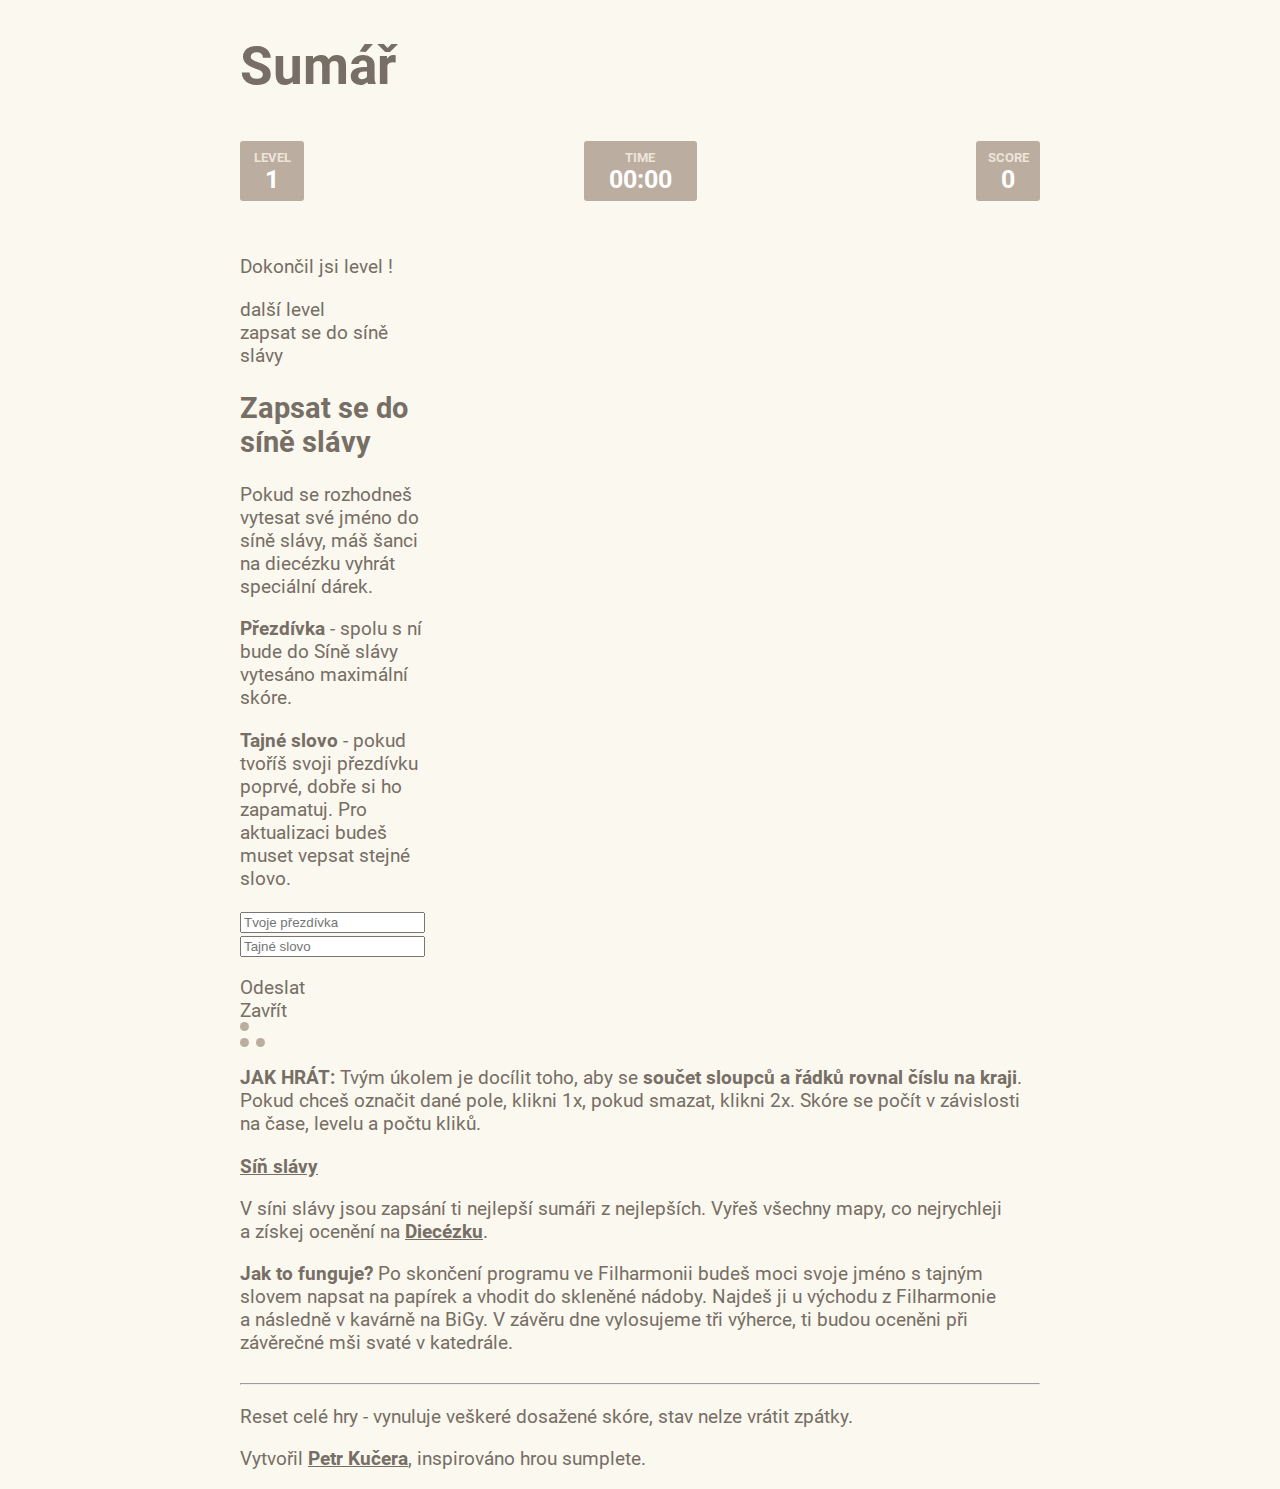
<file: index.html>
<!DOCTYPE html>
<html lang="cs">
  <head>
    <meta charset="UTF-8" />
    <meta name="viewport" content="width=device-width, initial-scale=1.0" />
    <title>Sumář - Jednoduchá sčítací hra</title>
    <link
      rel="apple-touch-icon"
      sizes="180x180"
      href="/favicon/apple-touch-icon.png"
    />
    <link
      rel="icon"
      type="image/png"
      sizes="32x32"
      href="/favicon/favicon-32x32.png"
    />
    <link
      rel="icon"
      type="image/png"
      sizes="16x16"
      href="/favicon/favicon-16x16.png"
    />
    <link rel="manifest" href="/favicon/site.webmanifest" />
    <link rel="stylesheet" href="fonts/roboto.css" />
    <link rel="stylesheet" href="style.css" />
  </head>

  <body>
    <header class="title">
      <h1>Sumář</h1>
    </header>
    <main class="main">
      <div class="control">
        <div class="level" id="gameLevel">1</div>
        <div class="time" id="levelTime">00:00</div>
        <div class="score" id="gameScore">0</div>
      </div>
      <div class="game">
        <div class="congratulation hidden" id="congratulation">
          <p>Dokončil jsi level <span id="level-info"></span>!</p>
          <div class="button" id="next-level">další level</div>
          <div class="button" id="sign-to-hall">zapsat se do síně slávy</div>
        </div>
        <div class="sign2hall hidden" id="sign2hall">
          <h2>Zapsat se do síně slávy</h2>
          <p>
            Pokud se rozhodneš vytesat své jméno do síně slávy, máš šanci na
            diecézku vyhrát speciální dárek.
          </p>
          <p>
            <strong>Přezdívka</strong> - spolu s ní bude do Síně slávy vytesáno
            maximální skóre.
          </p>
          <p>
            <strong>Tajné slovo</strong> - pokud tvoříš svoji přezdívku poprvé,
            dobře si ho zapamatuj. Pro aktualizaci budeš muset vepsat stejné
            slovo.
          </p>
          <input
            id="nickname"
            class="input"
            name="nickname"
            placeholder="Tvoje přezdívka"
            type="text"
          />
          <input
            id="secret"
            name="secret"
            class="input"
            placeholder="Tajné slovo"
            type="password"
          />
          <p id="status"></p>
          <div class="buttons">
            <div class="submit button" onclick="sendScore()">Odeslat</div>
            <div onclick="closeGloryBox()" class="submit button">Zavřít</div>
          </div>
        </div>
        <div class="game-header-col" id="game-header-col"></div>
        <div class="game-container">
          <div class="gameboard" id="gameboard"></div>
          <div class="game-header-row" id="game-header-row"></div>
        </div>
      </div>
      <div class="tutorial">
        <p>
          <strong>JAK HRÁT:</strong> Tvým úkolem je docílit toho, aby se
          <strong>součet sloupců a&nbsp;řádků rovnal číslu na kraji</strong>.
          Pokud chceš označit dané pole, klikni 1x, pokud smazat, klikni 2x.
          Skóre se počít v&nbsp;závislosti na čase, levelu a&nbsp;počtu kliků.
        </p>
        <a href="/sin-slavy" class="sin-slavy-box">Síň slávy</a>
        <p>
          V&nbsp;síni slávy jsou zapsání ti nejlepší sumáři z&nbsp;nejlepších.
          Vyřeš všechny mapy, co nejrychleji a&nbsp;získej ocenění na
          <a href="https://diecezko.cz/" target="_blank">Diecézku</a>.
        </p>
        <p>
          <strong>Jak to funguje?</strong> Po skončení programu ve Filharmonii
          budeš moci svoje jméno s&nbsp;tajným slovem napsat na papírek
          a&nbsp;vhodit do skleněné nádoby. Najdeš ji u&nbsp;východu
          z&nbsp;Filharmonie a&nbsp;následně v&nbsp;kavárně na BiGy.
          V&nbsp;závěru dne vylosujeme tři výherce, ti budou oceněni při
          závěrečné mši svaté v&nbsp;katedrále.
        </p>
      </div>
    </main>
    <footer>
      <hr />
      <p class="reset">
        <span id="reset">Reset celé hry</span> - vynuluje veškeré dosažené
        skóre, stav nelze vrátit zpátky.
      </p>
      <p>
        Vytvořil
        <a href="https://petrkucerak.cz/" target="_blank">Petr Kučera</a>,
        inspirováno hrou sumplete.
      </p>
      <script src="game.js"></script>
      <script src="post2scoreboard.js"></script>
    </footer>
  </body>
</html>
</file>
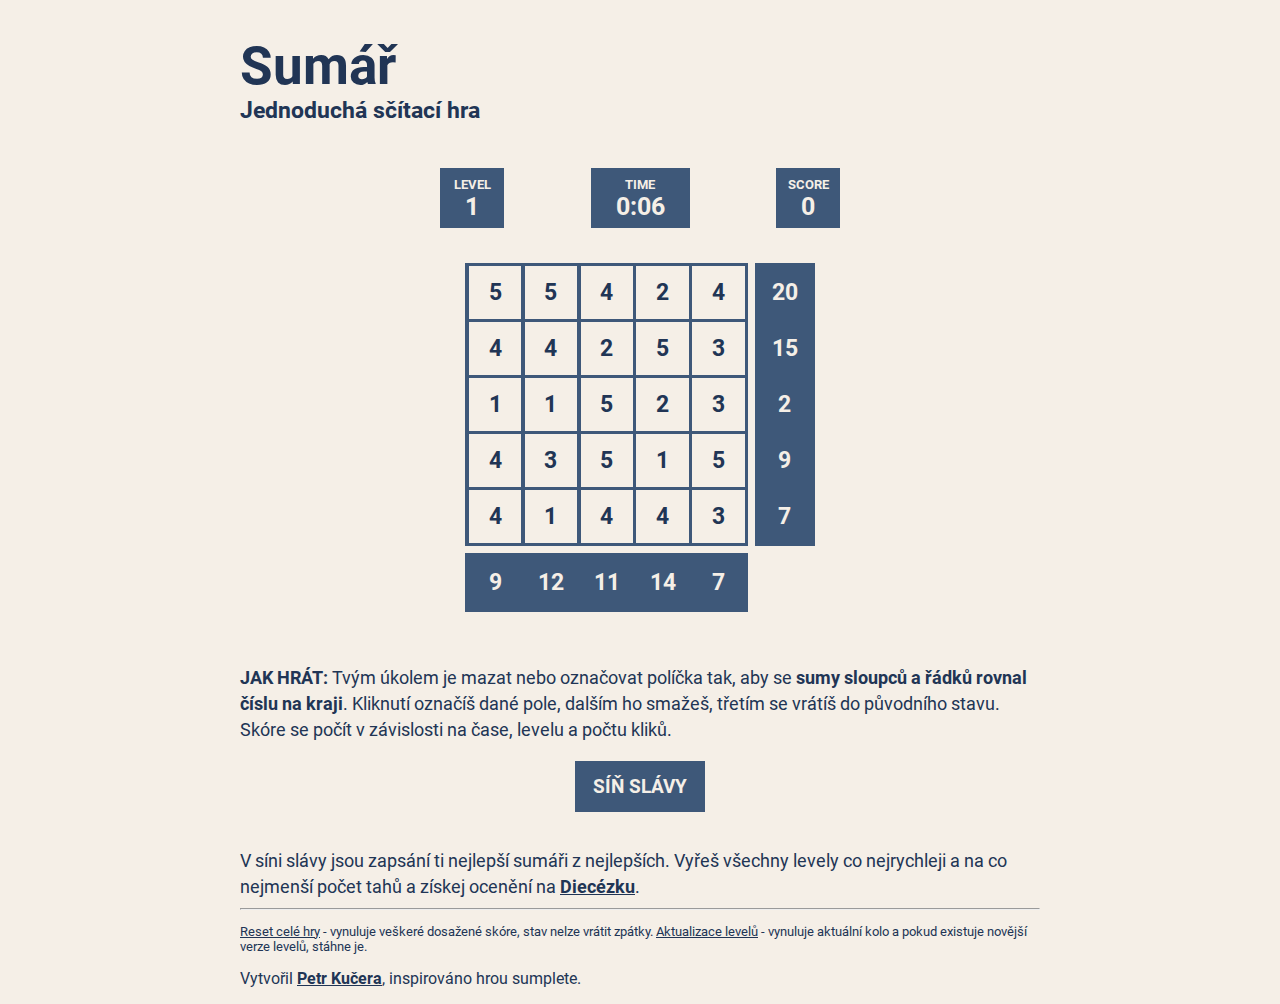
<file: frontend/index.html>
<!DOCTYPE html>
<html lang="cs">
  <head>
    <meta charset="UTF-8" />
    <meta property="og:site_name" content="Sumář" />
    <meta property="“og:title”" content="Sumář - Jednoduchá sčítací hra" />
    <meta
      property="og:description"
      content="Sčítej, odčítej, kombinuj a staň se nejlepším sumářem na jarním Diecézku 2025 v Královehradecké diecézi."
    />
    <meta property="og:url" content="https://sumar.diecezko.cz/" />
    <meta property="og:image" content="https://sumar.diecezko.cz/ogg.png" />
    <meta property="og:image:width" content="1200" />
    <meta property="og:image:height" content="630" />
    <meta property="twitter:card" content="summary_large_image" />
    <meta
      property="twitter:image"
      content="https://sumar.diecezko.cz/ogg.png"
    />
    <meta property="twitter:site" content="@petrkucerak" />
    <meta
      name="viewport"
      content="width=device-width, initial-scale=1.0, maximum-scale=1, user-scalable=no, minimal-ui"
    />
    <title>Sumář - Jednoduchá sčítací hra</title>
    <link
      rel="apple-touch-icon"
      sizes="180x180"
      href="/favicon/apple-touch-icon.png"
    />
    <link
      rel="icon"
      type="image/png"
      sizes="32x32"
      href="/favicon/favicon-32x32.png"
    />
    <link
      rel="icon"
      type="image/png"
      sizes="16x16"
      href="/favicon/favicon-16x16.png"
    />
    <link rel="manifest" href="/favicon/site.webmanifest" />
    <link rel="stylesheet" href="fonts/roboto.css" />
    <link rel="stylesheet" href="style-v4.css" />
  </head>

  <body>
    <header class="title">
      <h1>Sumář</h1>
      <p>Jednoduchá sčítací hra</p>
    </header>
    <main class="main">
      <div class="control">
        <div class="level" id="gameLevel">1</div>
        <div class="time" id="levelTime">00:00</div>
        <div class="score" id="gameScore">0</div>
      </div>
      <div class="game" id="game">
        <div class="congratulation hidden" id="congratulation">
          <p class="title">Dokončil jsi level <span id="level-info"></span>!</p>
          <p class="fact" id="fact"></p>
          <div class="button" id="next-level">další level</div>
          <div class="button" id="sign-to-hall">registrovat se v síni slávy</div>
        </div>
        <div class="sign2hall hidden" id="sign2hall">
          <h2>Vytvořit účet v síni slávy</h2>
          <p>
            <strong>Přezdívka</strong> - spolu s&nbsp;ní bude do Síně slávy
            vytesáno maximální skóre.
          </p>
          <p>
            <strong>Tajné slovo</strong> - dobře si ho zapamatuj, slouží jako
            heslo.
          </p>
          <input
            id="nickname"
            class="input"
            name="nickname"
            placeholder="Tvoje přezdívka"
            type="text"
          />
          <span
            id="nickname-feedback"
            style="color: red; display: none; font-size: 0.8rem; margin: 0.0rem 0.5rem;"
          >
            3-20 znaků, A-Z, 0-9
          </span>

          <script>
            document
              .getElementById("nickname")
              .addEventListener("input", function () {
                const nickname = this.value;
                const regex = /^[a-zA-Z0-9_-]{3,20}$/;
                const feedback = document.getElementById("nickname-feedback");

                if (regex.test(nickname)) {
                  feedback.style.display = "none";
                  this.style.borderColor = "green";
                } else {
                  feedback.style.display = "block";
                  this.style.borderColor = "red";
                }
              });
          </script>
          <input
            id="secret"
            name="secret"
            class="input"
            placeholder="Tajné slovo"
            type="password"
          />
          <p id="status"></p>
          <div class="buttons">
            <div class="submit button" onclick="register()">Registrovat</div>
            <div onclick="closeGloryBox()" class="submit button">Zavřít</div>
          </div>
        </div>
        <div class="game-container">
          <div class="gameboard" id="gameboard"></div>
          <div class="game-header-row" id="game-header-row"></div>
        </div>
        <div class="game-header-col" id="game-header-col"></div>
      </div>
      <div class="tutorial">
        <p>
          <strong>JAK HRÁT:</strong> Tvým úkolem je mazat nebo označovat políčka
          tak, aby se
          <strong>sumy sloupců a&nbsp;řádků rovnal číslu na kraji</strong>.
          Kliknutí označíš dané pole, dalším ho smažeš, třetím se vrátíš do
          původního stavu. Skóre se počít v&nbsp;závislosti na čase, levelu
          a&nbsp;počtu kliků.
        </p>
        <a href="/sin-slavy" class="sin-slavy-box">Síň slávy</a>
        <p>
          V&nbsp;síni slávy jsou zapsání ti nejlepší sumáři z&nbsp;nejlepších.
          Vyřeš všechny levely co nejrychleji a na co nejmenší počet tahů
          a&nbsp;získej ocenění na
          <a href="https://diecezko.cz/" target="_blank">Diecézku</a>.
        </p>
        <!-- <p>
          <strong>Jak to funguje?</strong> Po skončení programu ve Filharmonii
          budeš moci svoje jméno s&nbsp;tajným slovem napsat na papírek
          a&nbsp;vhodit do skleněné nádoby. Najdeš ji u&nbsp;východu
          z&nbsp;Filharmonie a&nbsp;následně v&nbsp;kavárně na BiGy.
          V&nbsp;závěru dne vylosujeme tři výherce, ti budou oceněni při
          závěrečné mši svaté v&nbsp;katedrále.
        </p> -->
      </div>
    </main>
    <footer>
      <hr />
      <p class="reset">
        <span id="reset">Reset celé hry</span> - vynuluje veškeré dosažené
        skóre, stav nelze vrátit zpátky.
        <span id="levelReset">Aktualizace levelů</span> - vynuluje aktuální kolo
        a pokud existuje novější verze levelů, stáhne je.
      </p>
      <p>
        Vytvořil
        <a href="https://petrkucerak.cz/" target="_blank">Petr Kučera</a>,
        inspirováno hrou sumplete.
      </p>
      <script src="game.js"></script>
      <script src="post2scoreboard.js"></script>
    </footer>
  </body>
</html>
</file>
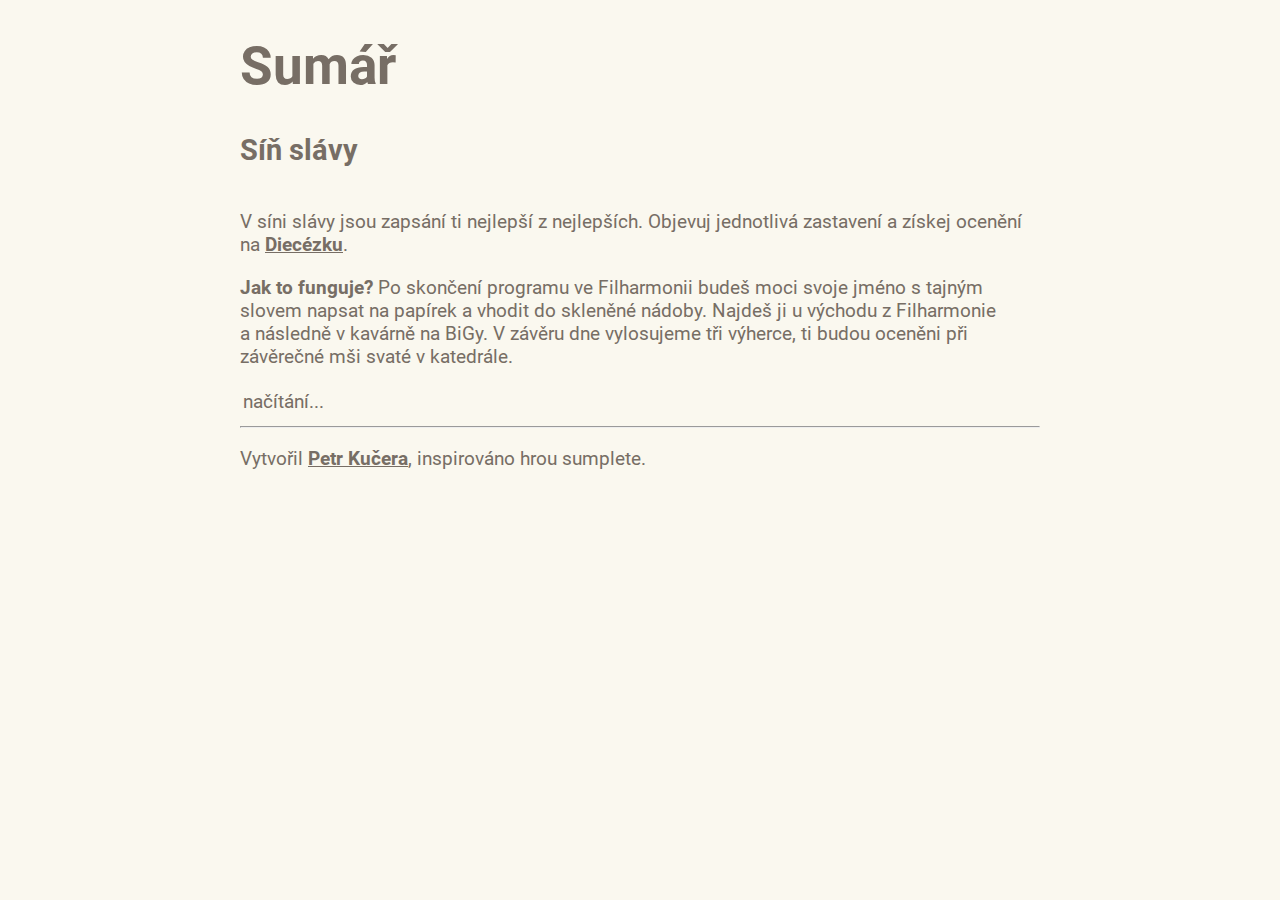
<file: sin-slavy.html>
<!DOCTYPE html>
<html lang="cs">
  <head>
    <meta charset="UTF-8" />
    <meta name="viewport" content="width=device-width, initial-scale=1.0" />
    <title>Sumář - Síň slávy</title>
    <link
      rel="apple-touch-icon"
      sizes="180x180"
      href="/favicon/apple-touch-icon.png"
    />
    <link
      rel="icon"
      type="image/png"
      sizes="32x32"
      href="/favicon/favicon-32x32.png"
    />
    <link
      rel="icon"
      type="image/png"
      sizes="16x16"
      href="/favicon/favicon-16x16.png"
    />
    <link rel="manifest" href="/favicon/site.webmanifest" />
    <link rel="stylesheet" href="fonts/roboto.css" />
    <link rel="stylesheet" href="style.css" />
  </head>
  <body>
    <header class="title hall">
      <h1>Sumář</h1>
      <h2>Síň slávy</h2>
    </header>
    <main class="main hall">
      <p>
        V&nbsp;síni slávy jsou zapsání ti nejlepší z&nbsp;nejlepších. Objevuj
        jednotlivá zastavení a&nbsp;získej ocenění na
        <a href="https://diecezko.cz/" target="_blank">Diecézku</a>.
      </p>
      <p>
        <strong>Jak to funguje?</strong> Po skončení programu ve Filharmonii
        budeš moci svoje jméno s&nbsp;tajným slovem napsat na papírek
        a&nbsp;vhodit do skleněné nádoby. Najdeš ji u&nbsp;východu
        z&nbsp;Filharmonie a&nbsp;následně v&nbsp;kavárně na BiGy. V&nbsp;závěru
        dne vylosujeme tři výherce, ti budou oceněni při závěrečné mši svaté
        v&nbsp;katedrále.
      </p>
      <table id="glory-list" class="glory-list">
        <tr>
          <td>načítání...</td>
        </tr>
      </table>
    </main>
    <footer>
      <hr />
      <p>
        Vytvořil
        <a href="https://petrkucerak.cz/" target="_blank">Petr Kučera</a>,
        inspirováno hrou sumplete.
      </p>
      <script src="hall.js"></script>
    </footer>
  </body>
</html>
</file>
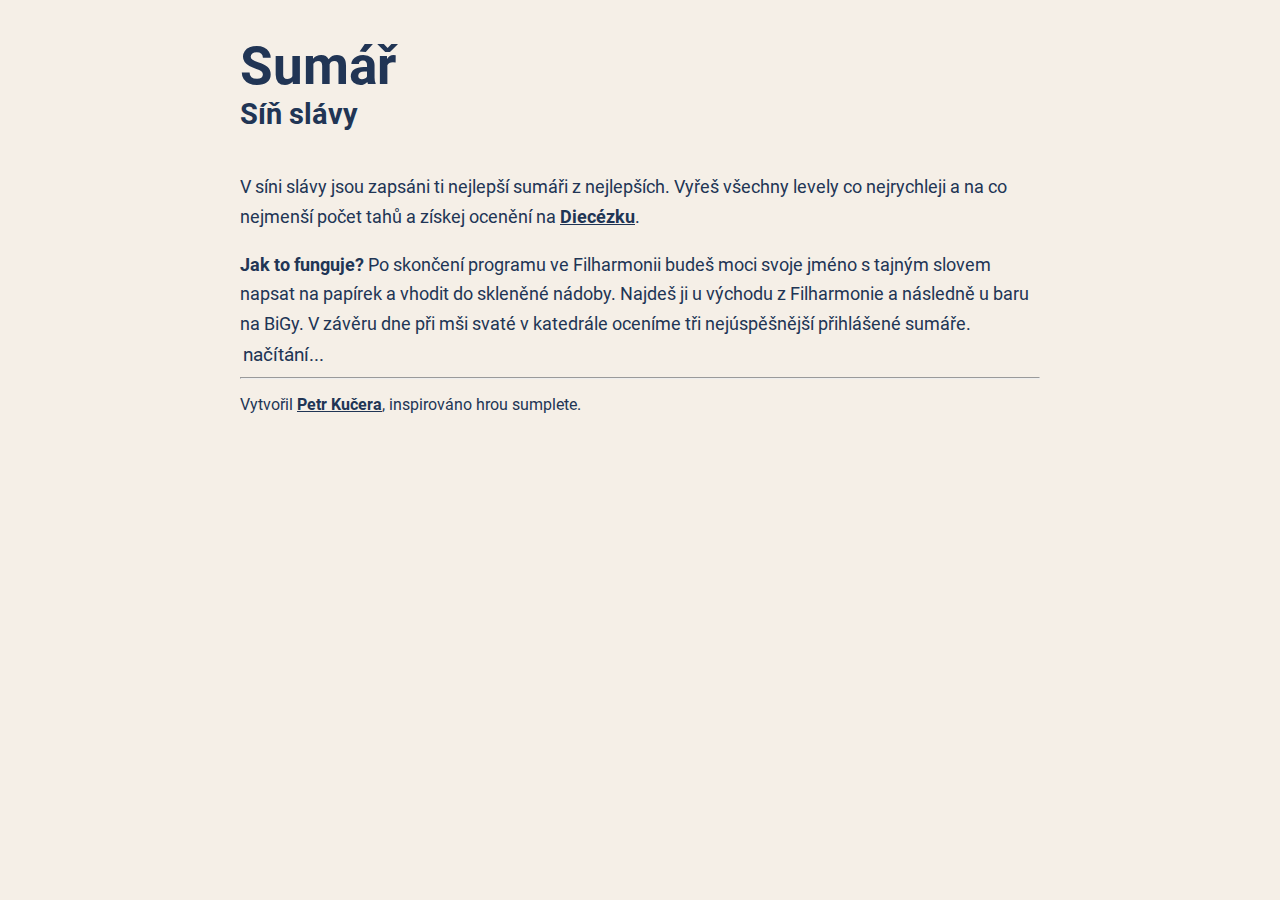
<file: frontend/sin-slavy.html>
<!DOCTYPE html>
<html lang="cs">
  <head>
    <meta charset="UTF-8" />
    <meta property="og:site_name" content="Sumář" />
    <meta property="“og:title”" content="Sumář - Jednoduchá sčítací hra" />
    <meta
      property="og:description"
      content="V síni slávy jsou vytesána jména těch nejlepších sumářů. Sleduj, na jakém místě jsi a hraj, protože vyhrát může opravdu každý."
    />
    <meta
    name="description"
    content="V síni slávy jsou vytesána jména těch nejlepších sumářů. Sleduj, na jakém místě jsi a hraj, protože vyhrát může opravdu každý."
  />
    <meta property="og:url" content="https://sumar.diecezko.cz/" />
    <meta property="og:image" content="https://sumar.diecezko.cz/ogg.png" />
    <meta property="og:image:width" content="1200" />
    <meta property="og:image:height" content="630" />
    <meta property="twitter:card" content="summary_large_image" />
    <meta
      property="twitter:image"
      content="https://sumar.diecezko.cz/ogg.png"
    />
    <meta property="twitter:site" content="@petrkucerak" />
    <meta
      name="viewport"
      content="width=device-width, initial-scale=1.0, maximum-scale=1, user-scalable=no, minimal-ui"
    />
    <title>Sumář - Síň slávy</title>
    <link
      rel="apple-touch-icon"
      sizes="180x180"
      href="/favicon/apple-touch-icon.png"
    />
    <link
      rel="icon"
      type="image/png"
      sizes="32x32"
      href="/favicon/favicon-32x32.png"
    />
    <link
      rel="icon"
      type="image/png"
      sizes="16x16"
      href="/favicon/favicon-16x16.png"
    />
    <link rel="manifest" href="/favicon/site.webmanifest" />
    <link rel="stylesheet" href="fonts/roboto.css" />
    <link rel="stylesheet" href="style-v5.css" />
  </head>

  <body>
    <header class="title hall">
      <a href="/" target="_self" class="not-underline"><h1>Sumář</h1></a>
      <h2>Síň slávy</h2>
    </header>
    <main class="main hall">
      <p>
        V&nbsp;síni slávy jsou zapsáni ti nejlepší sumáři z&nbsp;nejlepších.
        Vyřeš všechny levely co nejrychleji a na co nejmenší počet tahů
        a&nbsp;získej ocenění na
        <a href="https://diecezko.cz/" target="_blank">Diecézku</a>.
      </p>
      <p>
        <strong>Jak to funguje?</strong> Po skončení programu ve Filharmonii
        budeš moci svoje jméno s&nbsp;tajným slovem napsat na papírek
        a&nbsp;vhodit do skleněné nádoby. Najdeš ji u&nbsp;východu
        z&nbsp;Filharmonie a&nbsp;následně u&nbsp;baru na BiGy. V&nbsp;závěru
        dne při mši svaté v katedrále oceníme tři nejúspěšnější přihlášené
        sumáře.
      </p>
      <table id="glory-list" class="glory-list">
        <tr>
          <td>načítání...</td>
        </tr>
      </table>
    </main>
    <footer>
      <hr />
      <p>
        Vytvořil
        <a href="https://petrkucerak.cz/" target="_blank">Petr Kučera</a>,
        inspirováno hrou sumplete.
      </p>
      <script src="hall.js"></script>
    </footer>
  </body>
</html>
</file>
<file: fonts/roboto.css>
@font-face {
    font-family: 'Roboto';
    src: url('Roboto-Italic.woff2') format('woff2'),
        url('Roboto-Italic.woff') format('woff'),
        url('Roboto-Italic.svg#Roboto-Italic') format('svg');
    font-weight: normal;
    font-style: italic;
    font-display: swap;
}

@font-face {
    font-family: 'Roboto';
    src: url('Roboto-BoldItalic.woff2') format('woff2'),
        url('Roboto-BoldItalic.woff') format('woff'),
        url('Roboto-BoldItalic.svg#Roboto-BoldItalic') format('svg');
    font-weight: bold;
    font-style: italic;
    font-display: swap;
}

@font-face {
    font-family: 'Roboto';
    src: url('Roboto-Bold.woff2') format('woff2'),
        url('Roboto-Bold.woff') format('woff'),
        url('Roboto-Bold.svg#Roboto-Bold') format('svg');
    font-weight: bold;
    font-style: normal;
    font-display: swap;
}

@font-face {
    font-family: 'Roboto';
    src: url('Roboto-Light.woff2') format('woff2'),
        url('Roboto-Light.woff') format('woff'),
        url('Roboto-Light.svg#Roboto-Light') format('svg');
    font-weight: 300;
    font-style: normal;
    font-display: swap;
}

@font-face {
    font-family: 'Roboto';
    src: url('Roboto-BlackItalic.woff2') format('woff2'),
        url('Roboto-BlackItalic.woff') format('woff'),
        url('Roboto-BlackItalic.svg#Roboto-BlackItalic') format('svg');
    font-weight: 900;
    font-style: italic;
    font-display: swap;
}

@font-face {
    font-family: 'Roboto';
    src: url('Roboto-LightItalic.woff2') format('woff2'),
        url('Roboto-LightItalic.woff') format('woff'),
        url('Roboto-LightItalic.svg#Roboto-LightItalic') format('svg');
    font-weight: 300;
    font-style: italic;
    font-display: swap;
}

@font-face {
    font-family: 'Roboto';
    src: url('Roboto-Black.woff2') format('woff2'),
        url('Roboto-Black.woff') format('woff'),
        url('Roboto-Black.svg#Roboto-Black') format('svg');
    font-weight: 900;
    font-style: normal;
    font-display: swap;
}

@font-face {
    font-family: 'Roboto';
    src: url('Roboto-Thin.woff2') format('woff2'),
        url('Roboto-Thin.woff') format('woff'),
        url('Roboto-Thin.svg#Roboto-Thin') format('svg');
    font-weight: 100;
    font-style: normal;
    font-display: swap;
}

@font-face {
    font-family: 'Roboto';
    src: url('Roboto-Medium.woff2') format('woff2'),
        url('Roboto-Medium.woff') format('woff'),
        url('Roboto-Medium.svg#Roboto-Medium') format('svg');
    font-weight: 500;
    font-style: normal;
    font-display: swap;
}

@font-face {
    font-family: 'Roboto';
    src: url('Roboto-ThinItalic.woff2') format('woff2'),
        url('Roboto-ThinItalic.woff') format('woff'),
        url('Roboto-ThinItalic.svg#Roboto-ThinItalic') format('svg');
    font-weight: 100;
    font-style: italic;
    font-display: swap;
}

@font-face {
    font-family: 'Roboto';
    src: url('Roboto-MediumItalic.woff2') format('woff2'),
        url('Roboto-MediumItalic.woff') format('woff'),
        url('Roboto-MediumItalic.svg#Roboto-MediumItalic') format('svg');
    font-weight: 500;
    font-style: italic;
    font-display: swap;
}

@font-face {
    font-family: 'Roboto';
    src: url('Roboto-Regular.woff2') format('woff2'),
        url('Roboto-Regular.woff') format('woff'),
        url('Roboto-Regular.svg#Roboto-Regular') format('svg');
    font-weight: normal;
    font-style: normal;
    font-display: swap;
}
</file>
<file: style.css>
html,
body {
  scroll-behavior: smooth;
  margin: 0;
  padding: 0;

  background: #faf8ef;
  color: #776e65;
  font-family: "Roboto", Arial, sans-serif;
  font-size: 1.1rem;

  display: flex;
  min-height: 100vh;
  flex-direction: column;
  justify-content: flex-start;
  align-items: center;
}

header,
main,
footer {
  width: 90vw;
  max-width: 800px;
}

h1 {
  font-size: 3rem;
}

a {
  font-weight: bold;
  text-decoration: underline;
  cursor: pointer;
  color: #776e65;
}

/* start control configuration */
.control {
  width: 100%;
  display: flex;
  flex-direction: row;
  justify-content: space-between;
  justify-items: center;
}
.level {
  position: relative;
  display: inline-block;
  background: #bbada0;
  padding: 15px 25px;
  font-size: 25px;
  height: 30px;
  line-height: 47px;
  font-weight: bold;
  border-radius: 3px;
  color: #fff;
  margin-top: 8px;
  text-align: center;
}

.level:after {
  content: "level";
  position: absolute;
  width: 100%;
  top: 10px;
  left: 0;
  text-transform: uppercase;
  font-size: 13px;
  line-height: 13px;
  text-align: center;
  color: #eee4da;
}

.score {
  position: relative;
  display: inline-block;
  background: #bbada0;
  padding: 15px 25px;
  font-size: 25px;
  height: 30px;
  line-height: 47px;
  font-weight: bold;
  border-radius: 3px;
  color: #fff;
  margin-top: 8px;
  text-align: center;
}

.score:after {
  content: "score";
  position: absolute;
  width: 100%;
  top: 10px;
  left: 0;
  text-transform: uppercase;
  font-size: 13px;
  line-height: 13px;
  text-align: center;
  color: #eee4da;
}

.time {
  position: relative;
  display: inline-block;
  background: #bbada0;
  padding: 15px 25px;
  font-size: 25px;
  height: 30px;
  line-height: 47px;
  font-weight: bold;
  border-radius: 3px;
  color: #fff;
  margin-top: 8px;
  text-align: center;
}

.time:after {
  content: "time";
  position: absolute;
  width: 100%;
  top: 10px;
  left: 0;
  text-transform: uppercase;
  font-size: 13px;
  line-height: 13px;
  text-align: center;
  color: #eee4da;
}

/* end control configuration */

/* start game board */
.game {
  margin-top: 2rem;
  display: flex;
  flex-direction: column;
  justify-content: flex-start;
  align-items: flex-start;
  width: min-content;
}
.gameboard {
  display: flex;
  flex-direction: column;
  justify-content: flex-start;
  justify-items: flex-start;
  flex-wrap: nowrap;
  background: #bbada0;
  border-radius: 0.3rem;
  padding: 0.25rem;
}
.game-row,
.game-header-col {
  display: flex;
  flex-direction: row;
  justify-content: flex-start;
  align-items: center;
  width: 100%;
}
.game-cell {
  font-size: 1.3rem;
  width: 3rem;
  height: 3rem;
  margin: 0.25rem;
  border-radius: 0.3rem;
  background: #ede3d9;
  display: flex;
  justify-content: center;
  align-items: center;
  font-weight: 600;
}
.game-header-cell {
  font-size: 1.3rem;
  width: 3rem;
  height: 3rem;
  margin: 0.25rem;
  border-radius: 0.3rem;
  background: #eedac4;
  display: flex;
  justify-content: center;
  align-items: center;
  font-weight: 600;
}
.game-header-col {
  padding: 0.25rem;
  background: #bbada0;
  width: min-content;
  border-radius: 0.3rem;
  margin-bottom: 0.4rem;
}
.game-header-row {
  display: flex;
  flex-direction: column;
  justify-content: flex-start;
  align-items: center;
  width: 100%;
  padding: 0.25rem;
  background: #bbada0;
  width: min-content;
  border-radius: 0.3rem;
  margin-left: 0.4rem;
}
.game-container {
  display: flex;
  flex-direction: row;
  justify-content: flex-start;
  align-items: flex-start;
}
/* end game board */
</file>
<file: frontend/fonts/roboto.css>
@font-face {
    font-family: 'Roboto';
    src: url('Roboto-Italic.woff2') format('woff2'),
        url('Roboto-Italic.woff') format('woff'),
        url('Roboto-Italic.svg#Roboto-Italic') format('svg');
    font-weight: normal;
    font-style: italic;
    font-display: swap;
}

@font-face {
    font-family: 'Roboto';
    src: url('Roboto-BoldItalic.woff2') format('woff2'),
        url('Roboto-BoldItalic.woff') format('woff'),
        url('Roboto-BoldItalic.svg#Roboto-BoldItalic') format('svg');
    font-weight: bold;
    font-style: italic;
    font-display: swap;
}

@font-face {
    font-family: 'Roboto';
    src: url('Roboto-Bold.woff2') format('woff2'),
        url('Roboto-Bold.woff') format('woff'),
        url('Roboto-Bold.svg#Roboto-Bold') format('svg');
    font-weight: bold;
    font-style: normal;
    font-display: swap;
}

@font-face {
    font-family: 'Roboto';
    src: url('Roboto-Light.woff2') format('woff2'),
        url('Roboto-Light.woff') format('woff'),
        url('Roboto-Light.svg#Roboto-Light') format('svg');
    font-weight: 300;
    font-style: normal;
    font-display: swap;
}

@font-face {
    font-family: 'Roboto';
    src: url('Roboto-BlackItalic.woff2') format('woff2'),
        url('Roboto-BlackItalic.woff') format('woff'),
        url('Roboto-BlackItalic.svg#Roboto-BlackItalic') format('svg');
    font-weight: 900;
    font-style: italic;
    font-display: swap;
}

@font-face {
    font-family: 'Roboto';
    src: url('Roboto-LightItalic.woff2') format('woff2'),
        url('Roboto-LightItalic.woff') format('woff'),
        url('Roboto-LightItalic.svg#Roboto-LightItalic') format('svg');
    font-weight: 300;
    font-style: italic;
    font-display: swap;
}

@font-face {
    font-family: 'Roboto';
    src: url('Roboto-Black.woff2') format('woff2'),
        url('Roboto-Black.woff') format('woff'),
        url('Roboto-Black.svg#Roboto-Black') format('svg');
    font-weight: 900;
    font-style: normal;
    font-display: swap;
}

@font-face {
    font-family: 'Roboto';
    src: url('Roboto-Thin.woff2') format('woff2'),
        url('Roboto-Thin.woff') format('woff'),
        url('Roboto-Thin.svg#Roboto-Thin') format('svg');
    font-weight: 100;
    font-style: normal;
    font-display: swap;
}

@font-face {
    font-family: 'Roboto';
    src: url('Roboto-Medium.woff2') format('woff2'),
        url('Roboto-Medium.woff') format('woff'),
        url('Roboto-Medium.svg#Roboto-Medium') format('svg');
    font-weight: 500;
    font-style: normal;
    font-display: swap;
}

@font-face {
    font-family: 'Roboto';
    src: url('Roboto-ThinItalic.woff2') format('woff2'),
        url('Roboto-ThinItalic.woff') format('woff'),
        url('Roboto-ThinItalic.svg#Roboto-ThinItalic') format('svg');
    font-weight: 100;
    font-style: italic;
    font-display: swap;
}

@font-face {
    font-family: 'Roboto';
    src: url('Roboto-MediumItalic.woff2') format('woff2'),
        url('Roboto-MediumItalic.woff') format('woff'),
        url('Roboto-MediumItalic.svg#Roboto-MediumItalic') format('svg');
    font-weight: 500;
    font-style: italic;
    font-display: swap;
}

@font-face {
    font-family: 'Roboto';
    src: url('Roboto-Regular.woff2') format('woff2'),
        url('Roboto-Regular.woff') format('woff'),
        url('Roboto-Regular.svg#Roboto-Regular') format('svg');
    font-weight: normal;
    font-style: normal;
    font-display: swap;
}
</file>
<file: frontend/style-v4.css>
html,
body {
  scroll-behavior: smooth;
  margin: 0;
  padding: 0;

  background: #f5efe7;
  color: #213555;
  font-family: "Roboto", Arial, sans-serif;
  font-size: 1.1rem;

  display: flex;
  min-height: 100vh;
  flex-direction: column;
  justify-content: flex-start;
  align-items: center;

  /* disable double click zoom */
  touch-action: manipulation;
}

header,
main,
footer {
  width: 90vw;
  max-width: 800px;
}

footer {
  font-size: 0.9rem;
}

h1 {
  font-size: 3rem;
  margin-bottom: 0;
}

.not-underline {
  text-decoration: none;
}

.title p {
  margin: 0;
  margin-bottom: 2rem;
  font-weight: 600;
  font-size: 1.3rem;
}

a {
  font-weight: bold;
  text-decoration: underline;
  cursor: pointer;
  color: #213555;
}

.main {
  display: flex;
  flex-direction: column;
  align-items: center;
  justify-content: flex-start;
}

.tutorial {
  line-height: 1.5rem;
  display: flex;
  flex-direction: column;
  justify-content: center;
  align-items: center;
}
.tutorial p {
  margin-bottom: 0;
  font-size: 1rem;
}

.sin-slavy-box {
  text-transform: uppercase;
  text-decoration: none;
  background: #3e5879;
  color: #f5efe7;
  /* border-radius: 3px; */
  padding: 0.7rem 1rem;
  cursor: pointer;
  margin: 1rem 0;
}

/* start control configuration */
.reset {
  font-size: 0.75rem;
}
.reset #reset,
#levelReset {
  cursor: pointer;
  text-decoration: underline;
}
.control {
  width: 100%;
  max-width: 400px;
  display: flex;
  flex-direction: row;
  justify-content: space-between;
  justify-items: center;
}
.level {
  position: relative;
  display: inline-block;
  background: #3e5879;
  padding: 15px 25px;
  font-size: 25px;
  height: 30px;
  line-height: 47px;
  font-weight: bold;
  /* border-radius: 3px; */
  color: #f5efe7;
  margin-top: 8px;
  text-align: center;
}

.level:after {
  content: "level";
  position: absolute;
  width: 100%;
  top: 10px;
  left: 0;
  text-transform: uppercase;
  font-size: 13px;
  line-height: 13px;
  text-align: center;
  color: #f5efe7;
}

.score {
  position: relative;
  display: inline-block;
  background: #3e5879;
  padding: 15px 25px;
  font-size: 25px;
  height: 30px;
  line-height: 47px;
  font-weight: bold;
  /* border-radius: 3px; */
  color: #f5efe7;
  margin-top: 8px;
  text-align: center;
}

.score:after {
  content: "score";
  position: absolute;
  width: 100%;
  top: 10px;
  left: 0;
  text-transform: uppercase;
  font-size: 13px;
  line-height: 13px;
  text-align: center;
  color: #f5efe7;
}

.time {
  position: relative;
  display: inline-block;
  background: #3e5879;
  padding: 15px 25px;
  font-size: 25px;
  height: 30px;
  line-height: 47px;
  font-weight: bold;
  /* border-radius: 3px; */
  color: #f5efe7;
  margin-top: 8px;
  text-align: center;
}

.time:after {
  content: "time";
  position: absolute;
  width: 100%;
  top: 10px;
  left: 0;
  text-transform: uppercase;
  font-size: 13px;
  line-height: 13px;
  text-align: center;
  color: #f5efe7;
}

/* end control configuration */

/* start game board */
.game {
  margin-top: 2rem;
  margin-bottom: 2rem;
  display: flex;
  flex-direction: column;
  justify-content: flex-start;
  align-items: flex-start;
  width: min-content;

  -webkit-user-select: none; /* Safari */
  -ms-user-select: none; /* IE 10 and IE 11 */
  user-select: none; /* Standard syntax */
}
.gameboard {
  display: flex;
  flex-direction: column;
  justify-content: flex-start;
  justify-items: flex-start;
  flex-wrap: nowrap;
  background: #3e5879;
  /* border-radius: 0.3rem; */
  padding: 0.09rem;
}
.game-row,
.game-header-col {
  display: flex;
  flex-direction: row;
  justify-content: flex-start;
  align-items: center;
  width: 100%;
}
.game-cell {
  font-size: 1.3rem;
  width: 3rem;
  height: 3rem;
  margin: 0.09rem;
  /* border-radius: 0.3rem; */
  background: #f5efe7;
  display: flex;
  justify-content: center;
  align-items: center;
  font-weight: 600;
  cursor: pointer;
}
.game-header-cell {
  font-size: 1.3rem;
  width: 3rem;
  height: 3rem;
  margin: 0.09rem;
  /* border-radius: 0.3rem; */
  background: #3e5879;
  color: #f5efe7;
  display: flex;
  justify-content: center;
  align-items: center;
  font-weight: 600;
}
.game-header-col {
  padding: 0.09rem;
  background: #3e5879;
  width: min-content;
  /* border-radius: 0.3rem; */
  margin-top: 0.4rem;
}
.game-header-row {
  display: flex;
  flex-direction: column;
  justify-content: flex-start;
  align-items: center;
  width: 100%;
  padding: 0.09rem;
  background: #3e5879;
  width: min-content;
  /* border-radius: 0.3rem; */
  margin-left: 0.4rem;
}
.game-container {
  display: flex;
  flex-direction: row;
  justify-content: flex-start;
  align-items: flex-start;
}

.cell-use:after {
  content: "";
  border: #213555 3px solid;
  position: absolute;
  width: 2rem;
  height: 2rem;
  border-radius: 100%;
}
.cell-not {
  color: #21355563;
}
.correct {
  color: #f5efe74f;
}
/* end game board */

/* start of responsive section */

@media only screen and (max-width: 480px) {
  .game-cell,
  .game-header-cell {
    font-size: 1.2rem;
    width: 2.5rem;
    height: 2.5rem;
    margin: 0.2rem;
    margin: 0.05rem;
  }
  .cell-use:after {
    border: #213555 2.5px solid;
    width: 1.8rem;
    height: 1.8rem;
  }
}

/* end of responsive section */

/* start of congratulation section */
.congratulation {
  position: absolute;
  width: 349.06px;
  height: 349.06px;
  background: #3e5879fb;
  border-radius: 0.3rem;
  display: flex;
  flex-direction: column;
  justify-content: center;
  align-items: center;
  color: #f5efe7;
  font-size: 1.6rem;
  font-weight: 600;
  z-index: 100;
}

.congratulation .title {
  text-transform: uppercase;
}

.congratulation .fact {
  margin: 0 1rem;
  font-size: 0.8rem;
  font-weight: 400;
  margin-bottom: 1rem;
}

.congratulation .button {
  color: #3e5879;
  margin: 0.3rem;
  border-radius: 0.3rem;
  font-size: 1rem;
  padding: 14px 20px;
  background-color: #f5efe7;
  cursor: pointer;
  text-transform: uppercase;
}

@media only screen and (max-width: 480px) {
  .congratulation {
    width: 287.84px;
    height: 287.84px;
    font-size: 1.3rem;
  }
  .congratulation .button {
    margin: 0.3rem;
    font-size: 0.8rem;
    padding: 10px 16px;
  }
}
/* end of congratulation section */

/* start of sign2hall section */
.sign2hall {
  position: absolute;
  width: 349.06px;
  height: 349.06px;
  background: #3e5879fb;
  border-radius: 0.3rem;
  color: #f5efe7;
  padding: 1rem;
  z-index: 101;

  display: flex;
  flex-direction: column;
  justify-content: space-between;
}
.sign2hall .button {
  color: #3e5879;
  margin: 0.3rem;
  font-weight: 600;
  border-radius: 0.3rem;
  font-size: 1rem;
  padding: 10px 14px;
  background-color: #f5efe7;
  cursor: pointer;
}

.sign2hall .input {
  background: #f5efe7;
  width: 80%;
  margin-top: 1rem;
  border: none;
  border-radius: 0.3rem;
  font-family: "Roboto", Arial, sans-serif;
  padding: 0.3rem;
  color: #3e5879;
  font-weight: 600;
  outline: none;
  font-size: 1rem;
}

.sign2hall .buttons {
  width: 100%;
  display: flex;
  flex-direction: row;
  justify-content: space-around;
}

.sign2hall .status {
  text-align: center;
  width: 100%;
}

.sign2hall h2 {
  margin: 0;
}
.sign2hall p {
  margin-bottom: 0;
  font-size: 0.9rem;
}

@media only screen and (max-width: 480px) {
  .sign2hall {
    width: 287.84px;
    height: 287.84px;
    font-size: 1.4rem;
    padding: 0;
  }
  .sign2hall h2 {
    margin: 0.5rem 0.5rem;
    font-size: 1rem;
  }
  .sign2hall p {
    margin: 0.1rem 0.5rem;
    font-size: 0.8rem;
  }

  .sign2hall .input {
    font-size: 0.7rem;
    margin: 0.1rem 0.5rem;
  }
  .sign2hall .button {
    font-size: 0.8rem;
  }
  .sign2hall #status {
    font-size: 0.7rem;
  }
}
/* end of sign2hall section */

.hidden {
  display: none;
}

/* start the hall of throne style */
.hall h1 {
  margin-bottom: 0;
}
.hall h2 {
  margin-top: 0;
}
.hall p {
  margin-bottom: 0;
  font-size: 1rem;
  line-height: 1.7rem;
}

.glory-list {
  width: 90vw;
  max-width: 800px;
}
.scoreHall {
  text-align: right;
}

.name {
  word-break: break-all;
}

.first {
  font-weight: 600;
  font-size: 1.3rem;
}
.top {
  font-weight: 500;
  font-size: 1.2rem;
}

.scoreLevel {
  font-size: 0.8rem;
}
/* end the hall of throne style */
</file>
<file: frontend/style-v5.css>
html,
body {
  scroll-behavior: smooth;
  margin: 0;
  padding: 0;

  background: #f5efe7;
  color: #213555;
  font-family: "Roboto", Arial, sans-serif;
  font-size: 1.1rem;

  display: flex;
  min-height: 100vh;
  flex-direction: column;
  justify-content: flex-start;
  align-items: center;

  /* disable double click zoom */
  touch-action: manipulation;
}

header,
main,
footer {
  width: 90vw;
  max-width: 800px;
}

footer {
  font-size: 0.9rem;
}

h1 {
  font-size: 3rem;
  margin-bottom: 0;
}

.not-underline {
  text-decoration: none;
}

.title p {
  margin: 0;
  margin-bottom: 2rem;
  font-weight: 600;
  font-size: 1.3rem;
}

a {
  font-weight: bold;
  text-decoration: underline;
  cursor: pointer;
  color: #213555;
}

.main {
  display: flex;
  flex-direction: column;
  align-items: center;
  justify-content: flex-start;
}

.tutorial {
  line-height: 1.5rem;
  display: flex;
  flex-direction: column;
  justify-content: center;
  align-items: center;
}
.tutorial p {
  margin-bottom: 0;
  font-size: 1rem;
}

.sin-slavy-box {
  text-transform: uppercase;
  text-decoration: none;
  background: #3e5879;
  color: #f5efe7;
  /* border-radius: 3px; */
  padding: 0.7rem 1rem;
  cursor: pointer;
  margin: 1rem 0;
}

.tutorial-image {
  width: 100%;
}

.animate-link {
  font-size: 0.9rem;
  font-weight: 400;
}

/* start control configuration */
.reset {
  font-size: 0.75rem;
}
.reset #reset,
#levelReset {
  cursor: pointer;
  text-decoration: underline;
}
.control {
  width: 100%;
  max-width: 400px;
  display: flex;
  flex-direction: row;
  justify-content: space-between;
  justify-items: center;
}
.level {
  position: relative;
  display: inline-block;
  background: #3e5879;
  padding: 15px 25px;
  font-size: 25px;
  height: 30px;
  line-height: 47px;
  font-weight: bold;
  /* border-radius: 3px; */
  color: #f5efe7;
  margin-top: 8px;
  text-align: center;
}

.level:after {
  content: "level";
  position: absolute;
  width: 100%;
  top: 10px;
  left: 0;
  text-transform: uppercase;
  font-size: 13px;
  line-height: 13px;
  text-align: center;
  color: #f5efe7;
}

.score {
  position: relative;
  display: inline-block;
  background: #3e5879;
  padding: 15px 25px;
  font-size: 25px;
  height: 30px;
  line-height: 47px;
  font-weight: bold;
  /* border-radius: 3px; */
  color: #f5efe7;
  margin-top: 8px;
  text-align: center;
}

.score:after {
  content: "score";
  position: absolute;
  width: 100%;
  top: 10px;
  left: 0;
  text-transform: uppercase;
  font-size: 13px;
  line-height: 13px;
  text-align: center;
  color: #f5efe7;
}

.time {
  position: relative;
  display: inline-block;
  background: #3e5879;
  padding: 15px 25px;
  font-size: 25px;
  height: 30px;
  line-height: 47px;
  font-weight: bold;
  /* border-radius: 3px; */
  color: #f5efe7;
  margin-top: 8px;
  text-align: center;
}

.time:after {
  content: "time";
  position: absolute;
  width: 100%;
  top: 10px;
  left: 0;
  text-transform: uppercase;
  font-size: 13px;
  line-height: 13px;
  text-align: center;
  color: #f5efe7;
}

/* end control configuration */

/* start game board */
.game {
  margin-top: 2rem;
  margin-bottom: 2rem;
  display: flex;
  flex-direction: column;
  justify-content: flex-start;
  align-items: flex-start;
  width: min-content;

  -webkit-user-select: none; /* Safari */
  -ms-user-select: none; /* IE 10 and IE 11 */
  user-select: none; /* Standard syntax */
}
.gameboard {
  display: flex;
  flex-direction: column;
  justify-content: flex-start;
  justify-items: flex-start;
  flex-wrap: nowrap;
  background: #3e5879;
  /* border-radius: 0.3rem; */
  padding: 0.09rem;
}
.game-row,
.game-header-col {
  display: flex;
  flex-direction: row;
  justify-content: flex-start;
  align-items: center;
  width: 100%;
}
.game-cell {
  font-size: 1.3rem;
  width: 3rem;
  height: 3rem;
  margin: 0.09rem;
  /* border-radius: 0.3rem; */
  background: #f5efe7;
  display: flex;
  justify-content: center;
  align-items: center;
  font-weight: 600;
  cursor: pointer;
}
.game-header-cell {
  font-size: 1.3rem;
  width: 3rem;
  height: 3rem;
  margin: 0.09rem;
  /* border-radius: 0.3rem; */
  background: #3e5879;
  color: #f5efe7;
  display: flex;
  justify-content: center;
  align-items: center;
  font-weight: 600;
}
.game-header-col {
  padding: 0.09rem;
  background: #3e5879;
  width: min-content;
  /* border-radius: 0.3rem; */
  margin-top: 0.4rem;
}
.game-header-row {
  display: flex;
  flex-direction: column;
  justify-content: flex-start;
  align-items: center;
  width: 100%;
  padding: 0.09rem;
  background: #3e5879;
  width: min-content;
  /* border-radius: 0.3rem; */
  margin-left: 0.4rem;
}
.game-container {
  display: flex;
  flex-direction: row;
  justify-content: flex-start;
  align-items: flex-start;
}

.cell-use:after {
  content: "";
  border: #213555 3px solid;
  position: absolute;
  width: 2rem;
  height: 2rem;
  border-radius: 100%;
}
.cell-not {
  color: #21355563;
}
.correct {
  color: #f5efe74f;
}
/* end game board */

/* start of responsive section */

@media only screen and (max-width: 480px) {
  .game-cell,
  .game-header-cell {
    font-size: 1.2rem;
    width: 2.5rem;
    height: 2.5rem;
    margin: 0.2rem;
    margin: 0.05rem;
  }
  .cell-use:after {
    border: #213555 2.5px solid;
    width: 1.8rem;
    height: 1.8rem;
  }
}

/* end of responsive section */

/* start of congratulation section */
.congratulation {
  position: absolute;
  width: 349.06px;
  height: 349.06px;
  background: #3e5879fb;
  border-radius: 0.3rem;
  display: flex;
  flex-direction: column;
  justify-content: center;
  align-items: center;
  color: #f5efe7;
  font-size: 1.6rem;
  font-weight: 600;
  z-index: 100;
}

.congratulation .title {
  text-transform: uppercase;
}

.congratulation .fact {
  margin: 0 1rem;
  font-size: 0.8rem;
  font-weight: 400;
  margin-bottom: 1rem;
}

.congratulation .button {
  color: #3e5879;
  margin: 0.3rem;
  border-radius: 0.3rem;
  font-size: 1rem;
  padding: 14px 20px;
  background-color: #f5efe7;
  cursor: pointer;
  text-transform: uppercase;
}

@media only screen and (max-width: 480px) {
  .congratulation {
    width: 287.84px;
    height: 287.84px;
    font-size: 1.3rem;
  }
  .congratulation .button {
    margin: 0.3rem;
    font-size: 0.8rem;
    padding: 10px 16px;
  }
}
/* end of congratulation section */

/* start of sign2hall section */
.sign2hall {
  position: absolute;
  width: 349.06px;
  height: 349.06px;
  background: #3e5879fb;
  border-radius: 0.3rem;
  color: #f5efe7;
  padding: 1rem;
  z-index: 101;

  display: flex;
  flex-direction: column;
  justify-content: space-between;
}
.sign2hall .button {
  color: #3e5879;
  margin: 0.3rem;
  font-weight: 600;
  border-radius: 0.3rem;
  font-size: 1rem;
  padding: 10px 14px;
  background-color: #f5efe7;
  cursor: pointer;
}

.sign2hall .input {
  background: #f5efe7;
  width: 80%;
  margin-top: 1rem;
  border: none;
  border-radius: 0.3rem;
  font-family: "Roboto", Arial, sans-serif;
  padding: 0.3rem;
  color: #3e5879;
  font-weight: 600;
  outline: none;
  font-size: 1rem;
}

.sign2hall .buttons {
  width: 100%;
  display: flex;
  flex-direction: row;
  justify-content: space-around;
}

.sign2hall .status {
  text-align: center;
  width: 100%;
}

.sign2hall h2 {
  margin: 0;
}
.sign2hall p {
  margin-bottom: 0;
  font-size: 0.9rem;
}

@media only screen and (max-width: 480px) {
  .sign2hall {
    width: 287.84px;
    height: 287.84px;
    font-size: 1.4rem;
    padding: 0;
  }
  .sign2hall h2 {
    margin: 0.5rem 0.5rem;
    font-size: 1rem;
  }
  .sign2hall p {
    margin: 0.1rem 0.5rem;
    font-size: 0.8rem;
  }

  .sign2hall .input {
    font-size: 0.7rem;
    margin: 0.1rem 0.5rem;
  }
  .sign2hall .button {
    font-size: 0.8rem;
  }
  .sign2hall #status {
    font-size: 0.7rem;
  }
}
/* end of sign2hall section */

.hidden {
  display: none;
}

/* start the hall of throne style */
.hall h1 {
  margin-bottom: 0;
}
.hall h2 {
  margin-top: 0;
}
.hall p {
  margin-bottom: 0;
  font-size: 1rem;
  line-height: 1.7rem;
}

.glory-list {
  width: 90vw;
  max-width: 800px;
}
.scoreHall {
  text-align: right;
}

.name {
  word-break: break-all;
}

.first {
  font-weight: 600;
  font-size: 1.3rem;
}
.top {
  font-weight: 500;
  font-size: 1.2rem;
}

.scoreLevel {
  font-size: 0.8rem;
}
/* end the hall of throne style */
</file>
